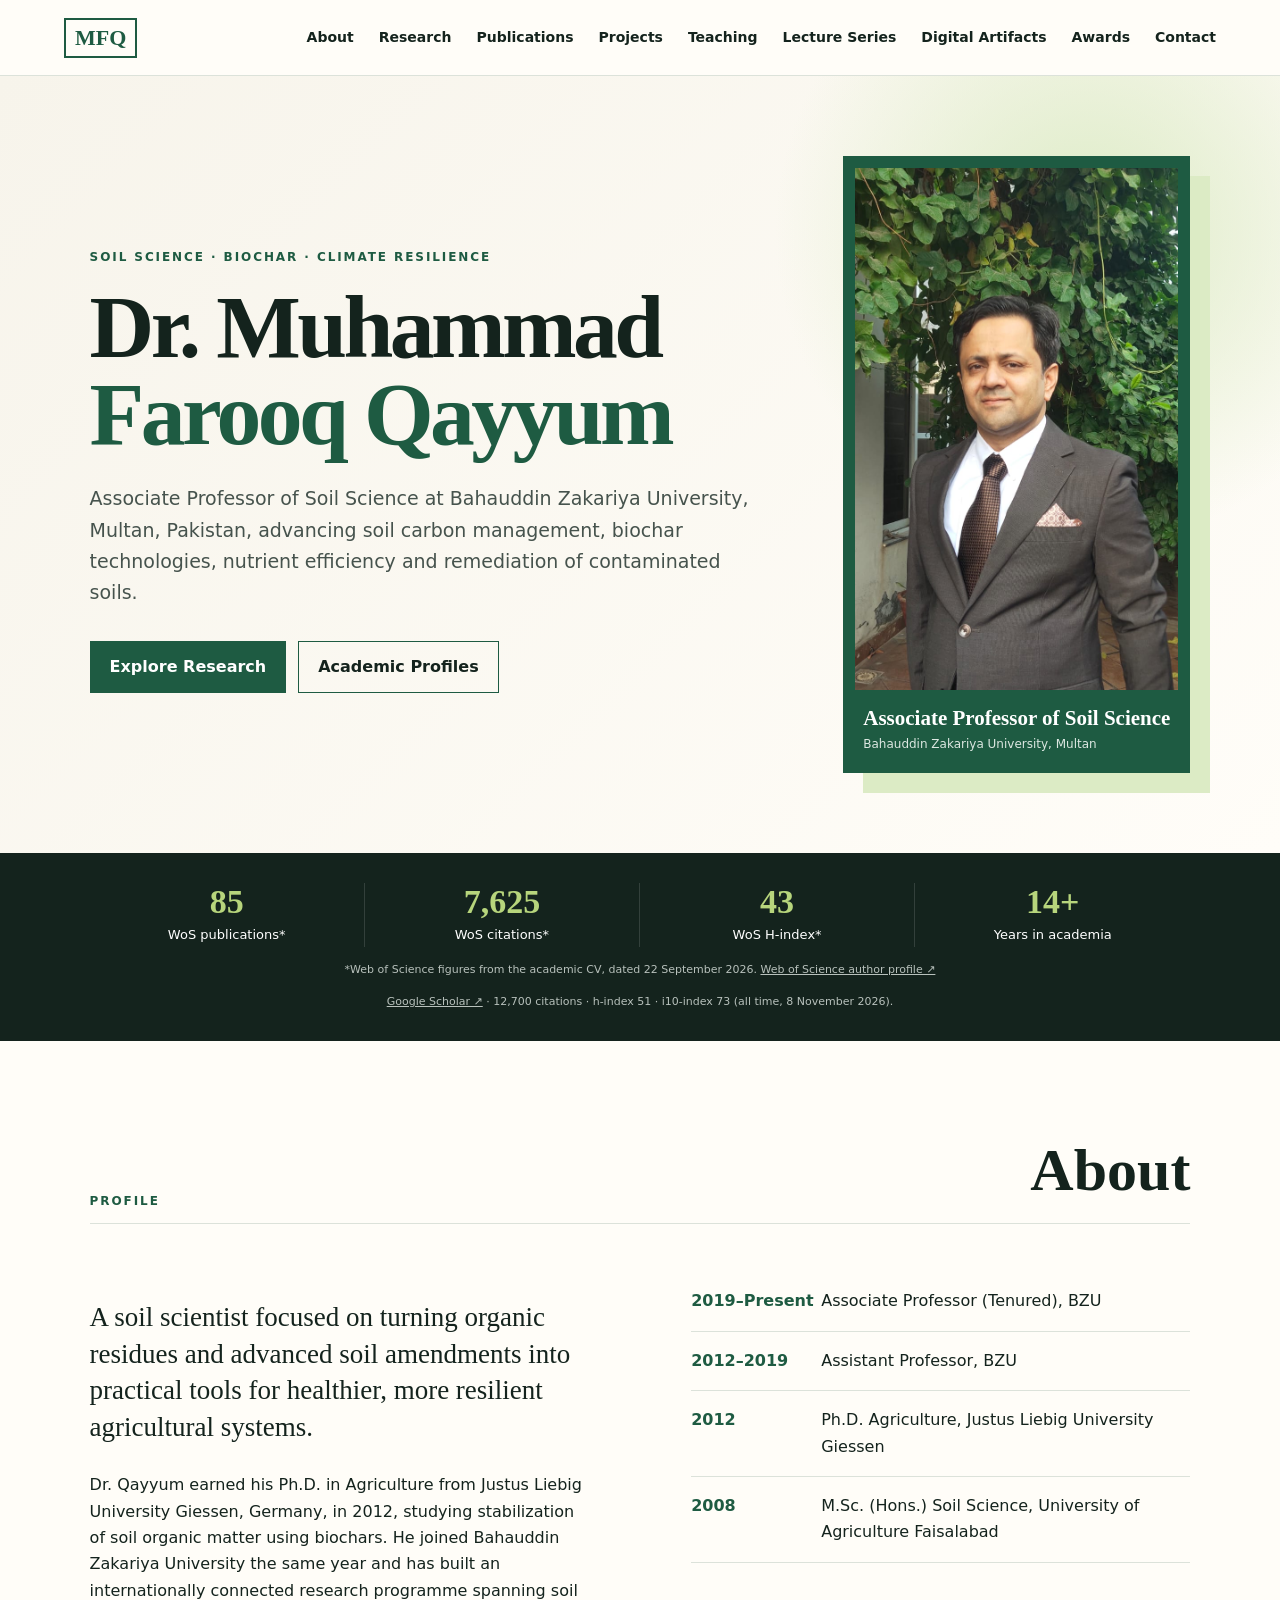
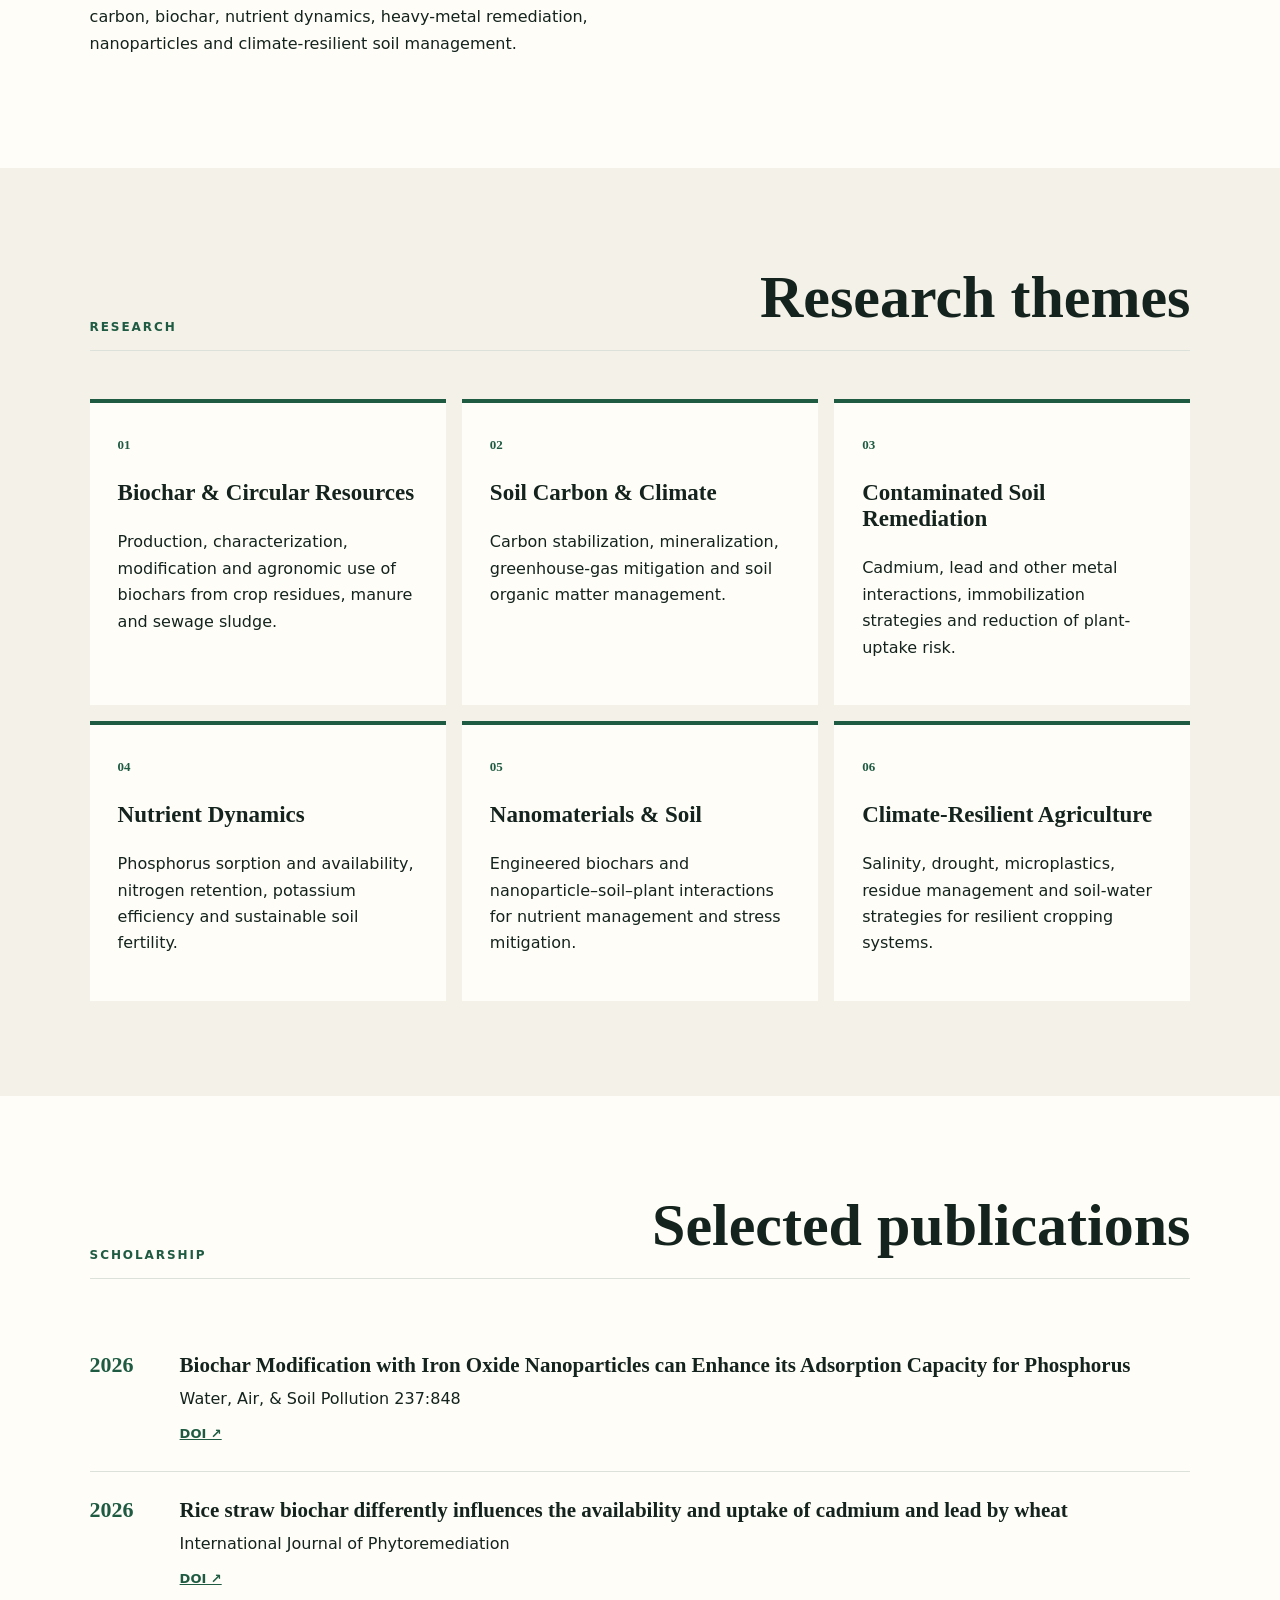
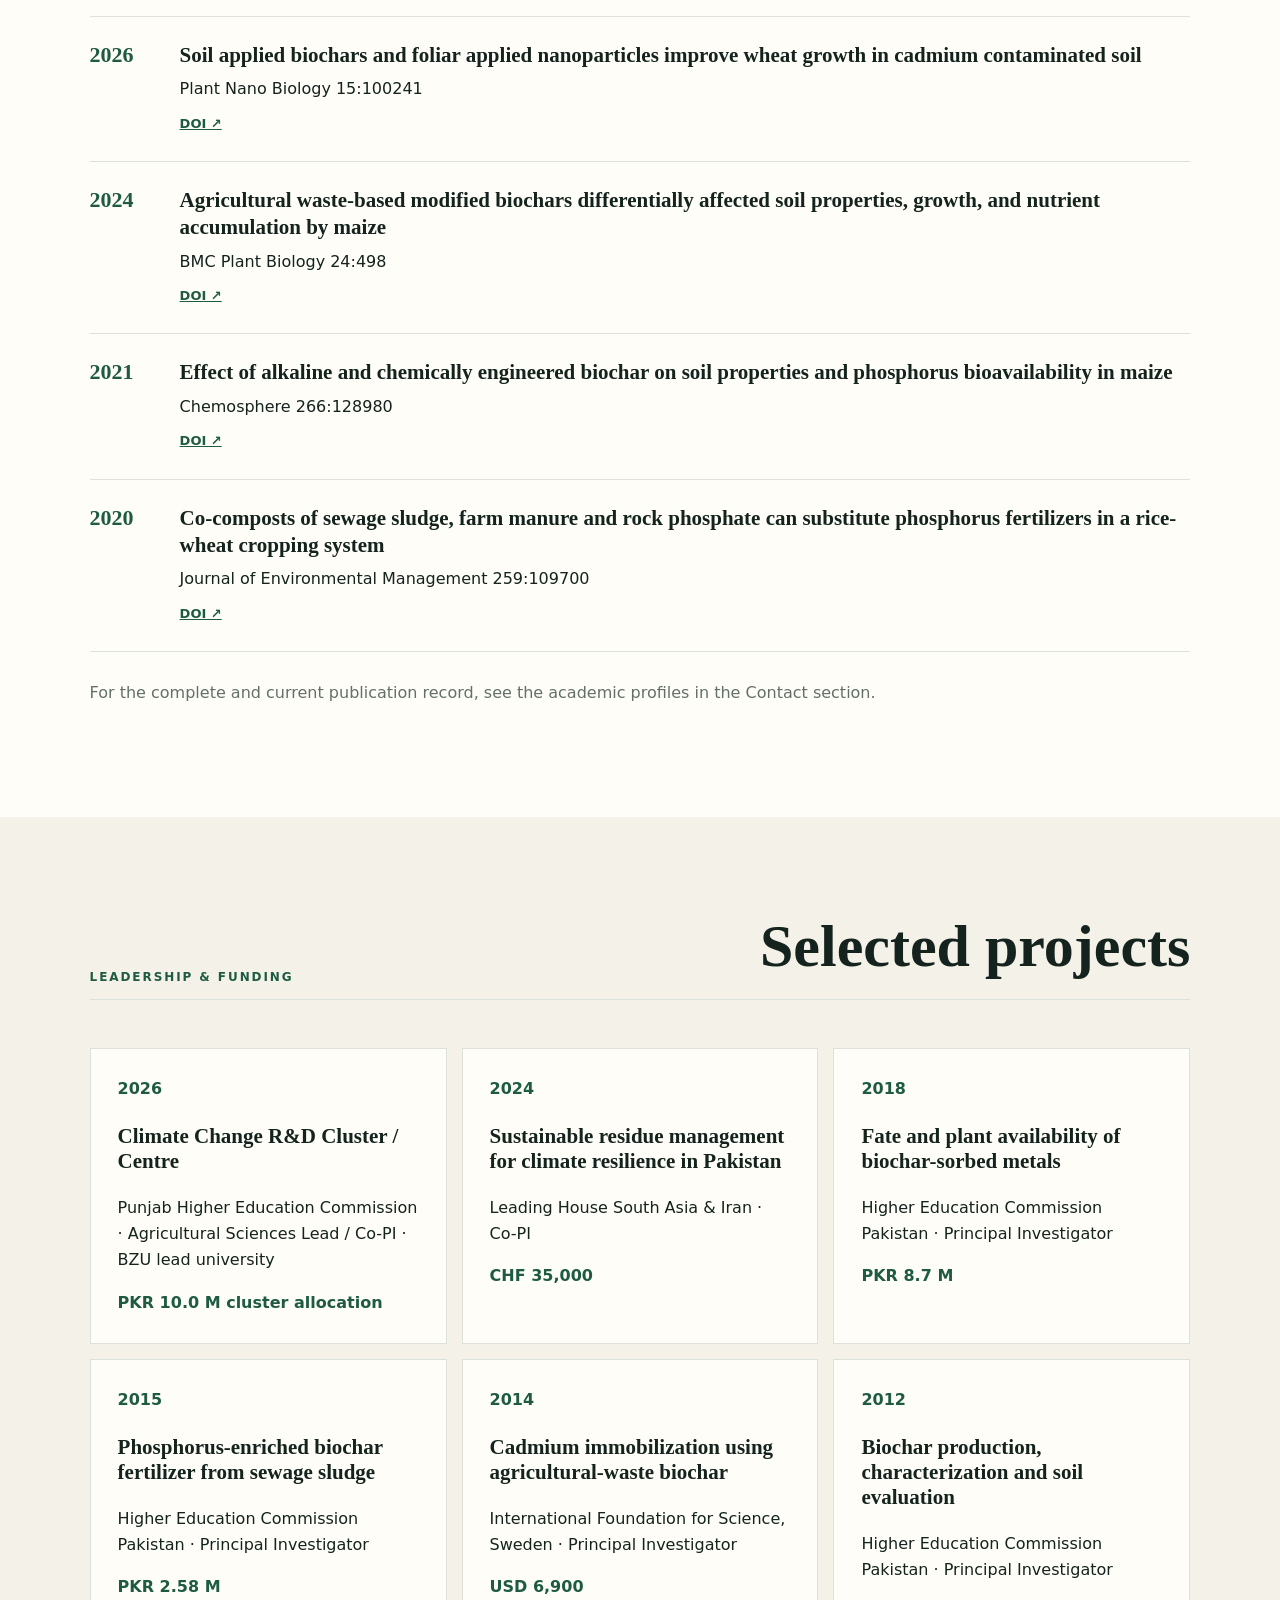
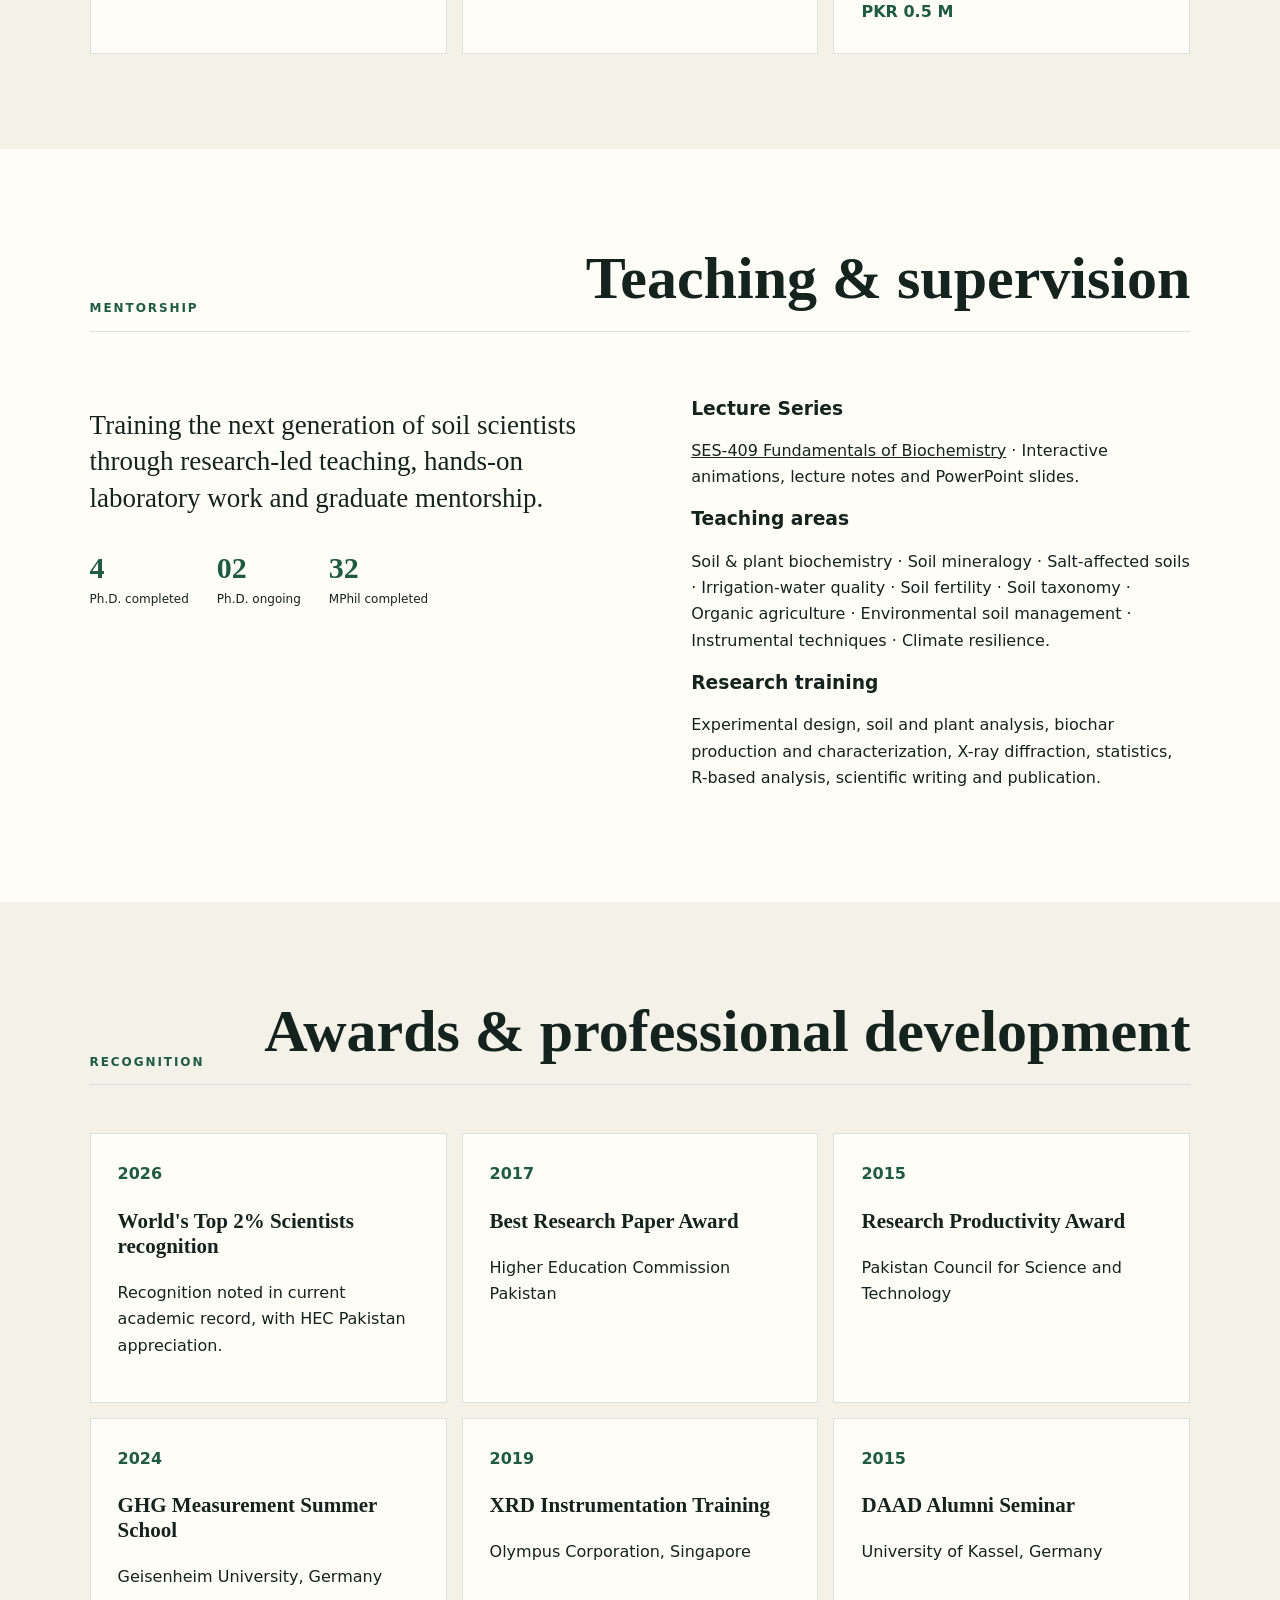
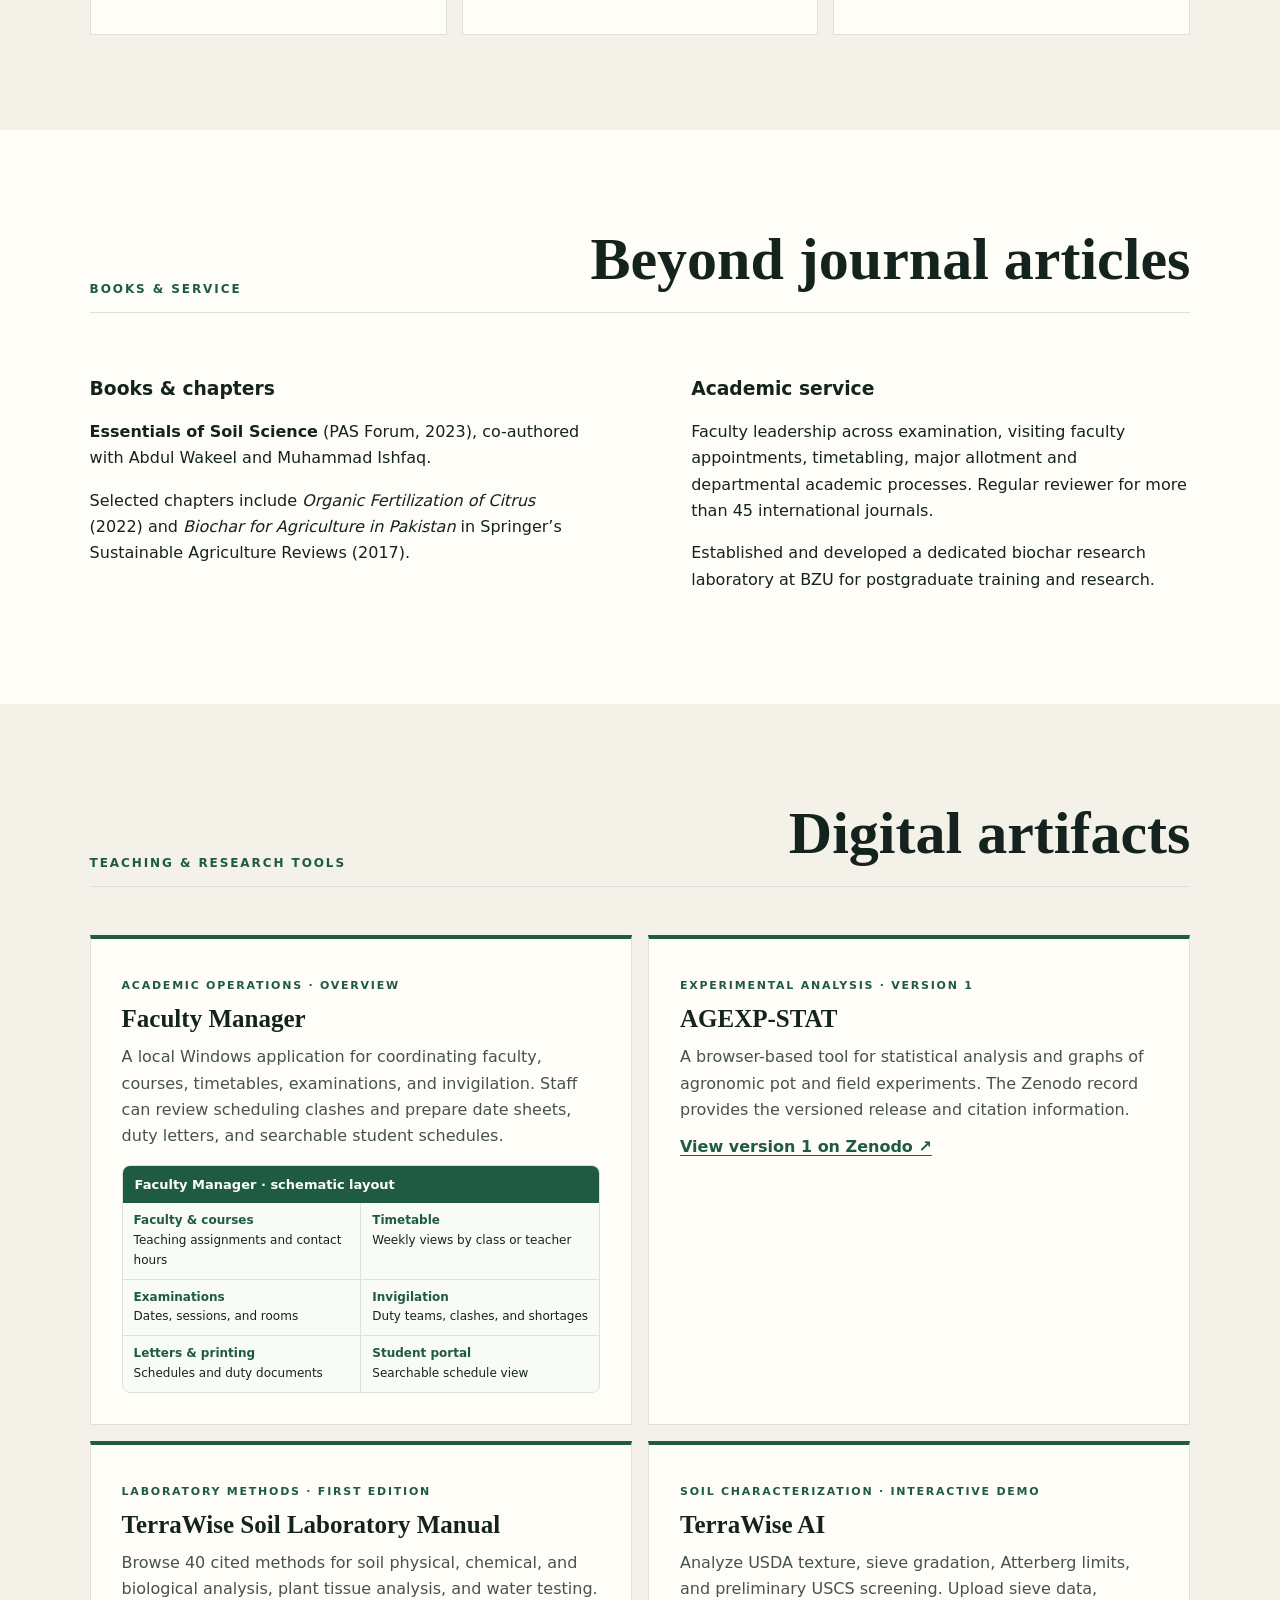
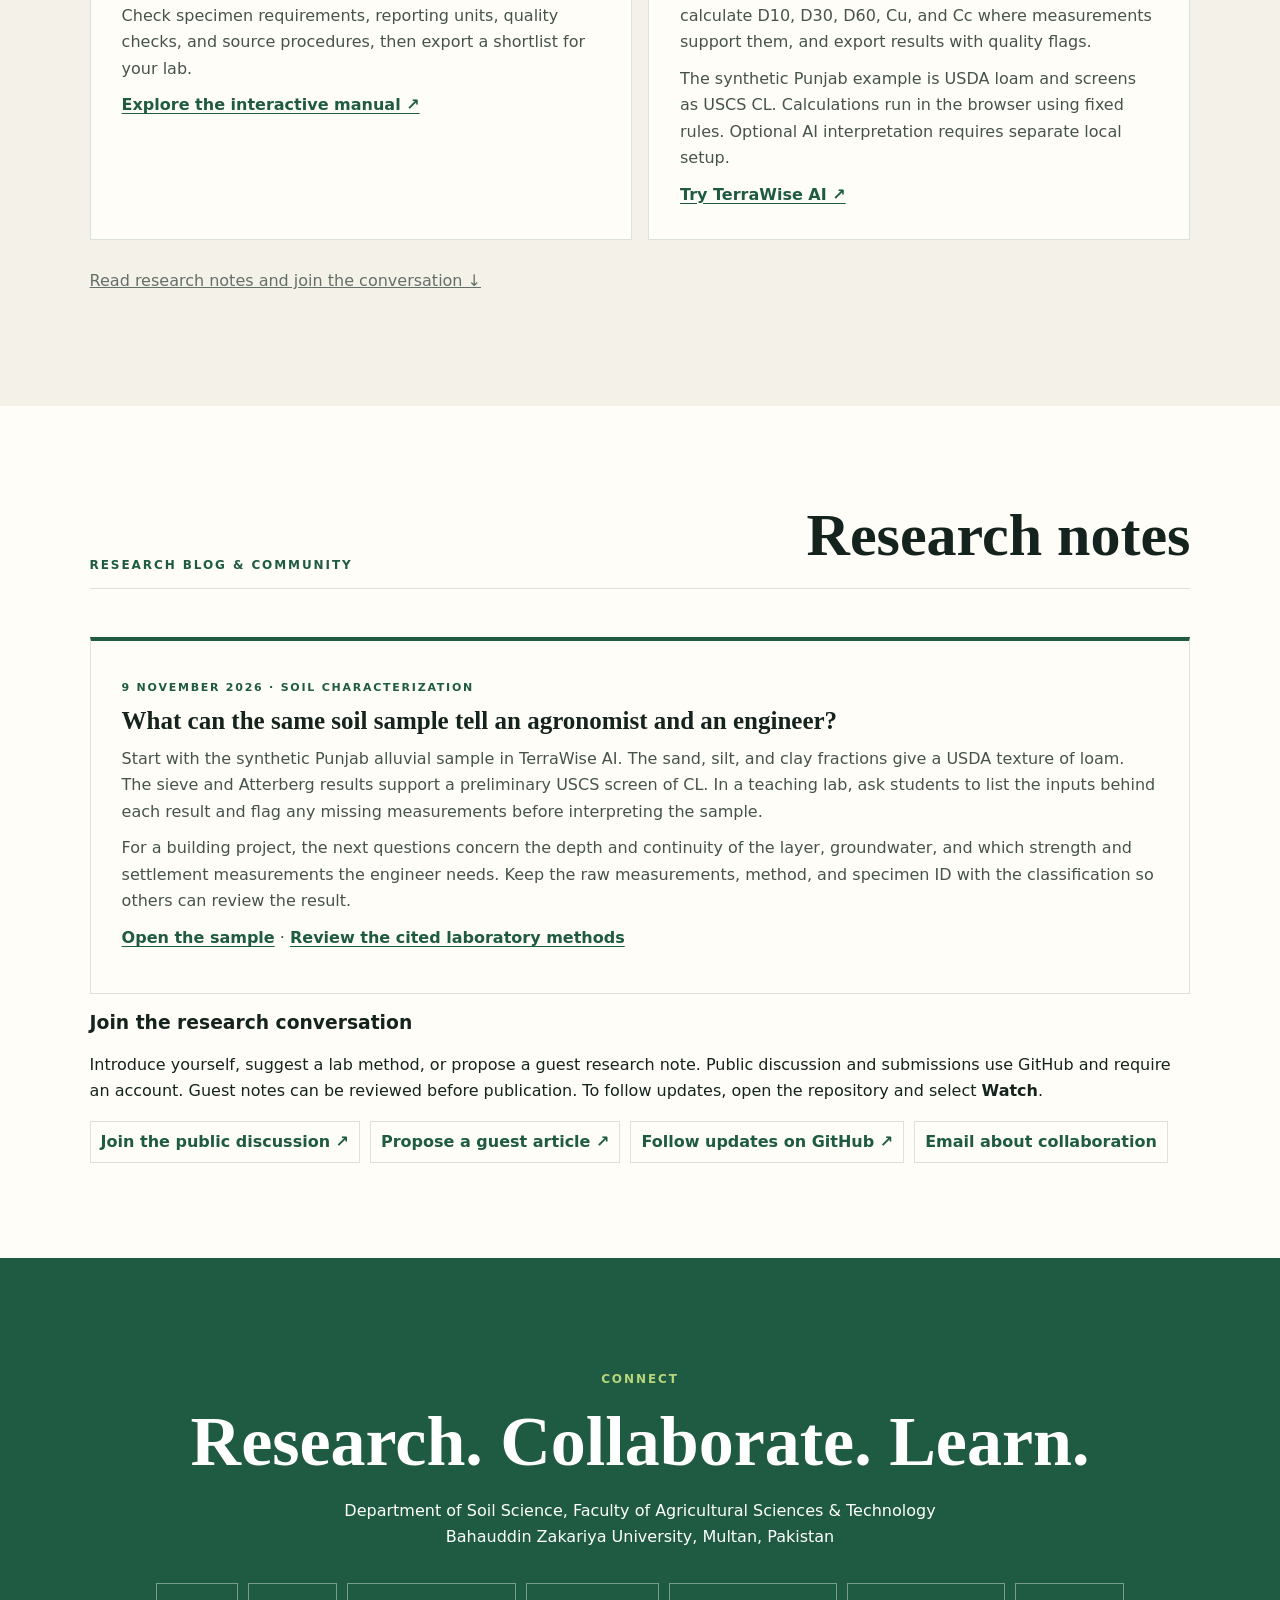
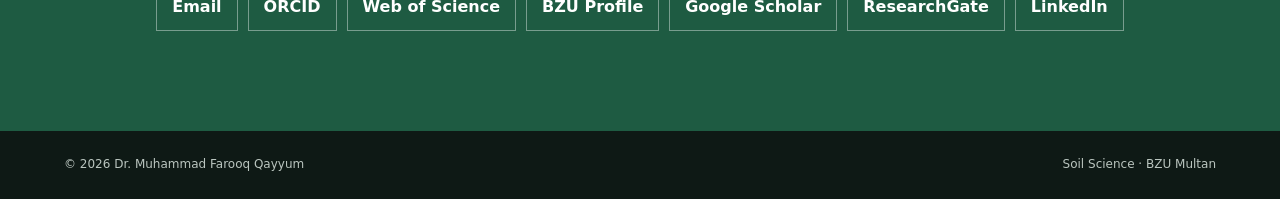
<file: index.html>
<!doctype html>
<html lang="en"><head><meta charset="utf-8"><meta name="viewport" content="width=device-width,initial-scale=1">
<meta name="description" content="Dr. Muhammad Farooq Qayyum — Associate Professor of Soil Science at Bahauddin Zakariya University, Multan. Research in biochar, soil carbon, nutrient dynamics, remediation and climate-resilient agriculture.">
<title>Dr. Muhammad Farooq Qayyum | Soil Scientist</title><link rel="stylesheet" href="assets/css/style.css"><style>
#artifacts,#research-notes{scroll-margin-top:76px}
.artifact-grid{display:grid;grid-template-columns:repeat(2,minmax(0,1fr));gap:16px}
.artifact-card,.research-note{padding:clamp(20px,3vw,31px);background:var(--paper);border:1px solid var(--line);border-top:4px solid var(--green)}
.artifact-card h3,.research-note h3{font:700 25px/1.18 Georgia,serif;margin:9px 0}
.artifact-card p,.research-note p{margin:.65em 0;color:#46534d}
.artifact-card a,.research-note a,.community-links a{color:var(--green);font-weight:750;text-underline-offset:3px}
.artifact-card .eyebrow,.research-note .eyebrow{font-size:11px;color:var(--green)}
.faculty-layout{margin:15px 0 0;border:1px solid var(--line);border-radius:8px;overflow:hidden;background:#eef3eb}
.faculty-layout figcaption{padding:8px 12px;background:var(--green);color:white;font-size:13px;font-weight:700}
.faculty-views{display:grid;grid-template-columns:repeat(2,minmax(0,1fr));gap:1px;background:var(--line)}
.faculty-views div{padding:8px 11px;background:#f9fbf6;font-size:12px}
.faculty-views b{display:block;color:var(--green)}
.community-links{display:flex;flex-wrap:wrap;gap:10px;margin-top:15px}
.community-links a{padding:7px 10px;border:1px solid var(--line);text-decoration:none}
.community-links a:hover{background:#e7efe0}
@media(max-width:650px){.artifact-grid{grid-template-columns:1fr}}
</style>
</head>
<body>
<header class="site-header"><a class="brand" href="#home">MFQ</a><button class="menu" aria-label="Toggle navigation">☰</button><nav><a href="#about">About</a><a href="#research">Research</a><a href="#publications">Publications</a><a href="#projects">Projects</a><a href="#teaching">Teaching</a><a href="lectures/">Lecture Series</a><a href="#artifacts">Digital Artifacts</a><a href="#awards">Awards</a><a href="#contact">Contact</a></nav></header>
<main>
<section id="home" class="hero"><div class="hero-copy"><p class="eyebrow">SOIL SCIENCE · BIOCHAR · CLIMATE RESILIENCE</p><h1>Dr. Muhammad<br><span>Farooq Qayyum</span></h1><p class="lead">Associate Professor of Soil Science at Bahauddin Zakariya University, Multan, Pakistan, advancing soil carbon management, biochar technologies, nutrient efficiency and remediation of contaminated soils.</p><div class="actions"><a class="btn primary" href="#research">Explore Research</a><a class="btn" href="#contact">Academic Profiles</a></div></div>
<div class="portrait-card"><div class="portrait-frame"><img src="assets/29%20sep%202026%20selection%20board%20for%20Prof%203.jpeg" alt="Dr. Muhammad Farooq Qayyum" loading="eager"></div><div class="portrait-caption"><strong>Associate Professor of Soil Science</strong><span>Bahauddin Zakariya University, Multan</span></div></div></section>
<section class="metrics"><div><strong>85</strong><span>WoS publications*</span></div><div><strong>7,625</strong><span>WoS citations*</span></div><div><strong>43</strong><span>WoS H-index*</span></div><div><strong>14+</strong><span>Years in academia</span></div><p>*Web of Science figures from the academic CV, dated 22 September 2026. <a href="https://www.webofscience.com/wos/author/rid/A-6505-2017">Web of Science author profile ↗</a></p><p><a href="https://scholar.google.com/citations?user=m-de_KMAAAAJ&amp;hl=en">Google Scholar ↗</a> · 12,700 citations · h-index 51 · i10-index 73 (all time, 8 November 2026).</p></section>
<section id="about" class="section"><div class="section-head"><p>PROFILE</p><h2>About</h2></div><div class="two-col"><div><p class="big">A soil scientist focused on turning organic residues and advanced soil amendments into practical tools for healthier, more resilient agricultural systems.</p><p>Dr. Qayyum earned his Ph.D. in Agriculture from Justus Liebig University Giessen, Germany, in 2012, studying stabilization of soil organic matter using biochars. He joined Bahauddin Zakariya University the same year and has built an internationally connected research programme spanning soil carbon, biochar, nutrient dynamics, heavy-metal remediation, nanoparticles and climate-resilient soil management.</p></div><div class="timeline"><div><b>2019–Present</b><span>Associate Professor (Tenured), BZU</span></div><div><b>2012–2019</b><span>Assistant Professor, BZU</span></div><div><b>2012</b><span>Ph.D. Agriculture, Justus Liebig University Giessen</span></div><div><b>2008</b><span>M.Sc. (Hons.) Soil Science, University of Agriculture Faisalabad</span></div></div></div></section>
<section id="research" class="section alt"><div class="section-head"><p>RESEARCH</p><h2>Research themes</h2></div><div class="cards">
<article><span>01</span><h3>Biochar & Circular Resources</h3><p>Production, characterization, modification and agronomic use of biochars from crop residues, manure and sewage sludge.</p></article>
<article><span>02</span><h3>Soil Carbon & Climate</h3><p>Carbon stabilization, mineralization, greenhouse-gas mitigation and soil organic matter management.</p></article>
<article><span>03</span><h3>Contaminated Soil Remediation</h3><p>Cadmium, lead and other metal interactions, immobilization strategies and reduction of plant-uptake risk.</p></article>
<article><span>04</span><h3>Nutrient Dynamics</h3><p>Phosphorus sorption and availability, nitrogen retention, potassium efficiency and sustainable soil fertility.</p></article>
<article><span>05</span><h3>Nanomaterials & Soil</h3><p>Engineered biochars and nanoparticle–soil–plant interactions for nutrient management and stress mitigation.</p></article>
<article><span>06</span><h3>Climate-Resilient Agriculture</h3><p>Salinity, drought, microplastics, residue management and soil-water strategies for resilient cropping systems.</p></article></div></section>
<section id="publications" class="section"><div class="section-head"><p>SCHOLARSHIP</p><h2>Selected publications</h2></div><div class="pubs">
<article><time>2026</time><div><h3>Biochar Modification with Iron Oxide Nanoparticles can Enhance its Adsorption Capacity for Phosphorus</h3><p>Water, Air, & Soil Pollution 237:848</p><a href="https://doi.org/10.1007/s11270-026-09548-4">DOI ↗</a></div></article>
<article><time>2026</time><div><h3>Rice straw biochar differently influences the availability and uptake of cadmium and lead by wheat</h3><p>International Journal of Phytoremediation</p><a href="https://doi.org/10.1080/15226514.2026.2659861">DOI ↗</a></div></article>
<article><time>2026</time><div><h3>Soil applied biochars and foliar applied nanoparticles improve wheat growth in cadmium contaminated soil</h3><p>Plant Nano Biology 15:100241</p><a href="https://doi.org/10.1016/j.plana.2025.100241">DOI ↗</a></div></article>
<article><time>2024</time><div><h3>Agricultural waste-based modified biochars differentially affected soil properties, growth, and nutrient accumulation by maize</h3><p>BMC Plant Biology 24:498</p><a href="https://doi.org/10.1186/s12870-024-05202-5">DOI ↗</a></div></article>
<article><time>2021</time><div><h3>Effect of alkaline and chemically engineered biochar on soil properties and phosphorus bioavailability in maize</h3><p>Chemosphere 266:128980</p><a href="https://doi.org/10.1016/j.chemosphere.2020.128980">DOI ↗</a></div></article>
<article><time>2020</time><div><h3>Co-composts of sewage sludge, farm manure and rock phosphate can substitute phosphorus fertilizers in a rice-wheat cropping system</h3><p>Journal of Environmental Management 259:109700</p><a href="https://doi.org/10.1016/j.jenvman.2019.109700">DOI ↗</a></div></article>
</div><p class="more">For the complete and current publication record, see the academic profiles in the Contact section.</p></section>
<section id="projects" class="section alt"><div class="section-head"><p>LEADERSHIP & FUNDING</p><h2>Selected projects</h2></div><div class="projects">
<div><b>2026</b><h3>Climate Change R&D Cluster / Centre</h3><p>Punjab Higher Education Commission · Agricultural Sciences Lead / Co-PI · BZU lead university</p><strong>PKR 10.0 M cluster allocation</strong></div>
<div><b>2024</b><h3>Sustainable residue management for climate resilience in Pakistan</h3><p>Leading House South Asia & Iran · Co-PI</p><strong>CHF 35,000</strong></div>
<div><b>2018</b><h3>Fate and plant availability of biochar-sorbed metals</h3><p>Higher Education Commission Pakistan · Principal Investigator</p><strong>PKR 8.7 M</strong></div>
<div><b>2015</b><h3>Phosphorus-enriched biochar fertilizer from sewage sludge</h3><p>Higher Education Commission Pakistan · Principal Investigator</p><strong>PKR 2.58 M</strong></div>
<div><b>2014</b><h3>Cadmium immobilization using agricultural-waste biochar</h3><p>International Foundation for Science, Sweden · Principal Investigator</p><strong>USD 6,900</strong></div>
<div><b>2012</b><h3>Biochar production, characterization and soil evaluation</h3><p>Higher Education Commission Pakistan · Principal Investigator</p><strong>PKR 0.5 M</strong></div></div></section>
<section id="teaching" class="section"><div class="section-head"><p>MENTORSHIP</p><h2>Teaching & supervision</h2></div><div class="two-col"><div><p class="big">Training the next generation of soil scientists through research-led teaching, hands-on laboratory work and graduate mentorship.</p><div class="mini-metrics"><div><strong>4</strong><span>Ph.D. completed</span></div><div><strong>02</strong><span>Ph.D. ongoing</span></div><div><strong>32</strong><span>MPhil completed</span></div></div></div><div><h3>Lecture Series</h3><p><a href="lectures/">SES-409 Fundamentals of Biochemistry</a> · Interactive animations, lecture notes and PowerPoint slides.</p><h3>Teaching areas</h3><p>Soil & plant biochemistry · Soil mineralogy · Salt-affected soils · Irrigation-water quality · Soil fertility · Soil taxonomy · Organic agriculture · Environmental soil management · Instrumental techniques · Climate resilience.</p><h3>Research training</h3><p>Experimental design, soil and plant analysis, biochar production and characterization, X-ray diffraction, statistics, R-based analysis, scientific writing and publication.</p></div></div></section>
<section id="awards" class="section alt"><div class="section-head"><p>RECOGNITION</p><h2>Awards & professional development</h2></div><div class="awards"><div><b>2026</b><h3>World's Top 2% Scientists recognition</h3><p>Recognition noted in current academic record, with HEC Pakistan appreciation.</p></div><div><b>2017</b><h3>Best Research Paper Award</h3><p>Higher Education Commission Pakistan</p></div><div><b>2015</b><h3>Research Productivity Award</h3><p>Pakistan Council for Science and Technology</p></div><div><b>2024</b><h3>GHG Measurement Summer School</h3><p>Geisenheim University, Germany</p></div><div><b>2019</b><h3>XRD Instrumentation Training</h3><p>Olympus Corporation, Singapore</p></div><div><b>2015</b><h3>DAAD Alumni Seminar</h3><p>University of Kassel, Germany</p></div></div></section>
<section class="section"><div class="section-head"><p>BOOKS & SERVICE</p><h2>Beyond journal articles</h2></div><div class="two-col"><div><h3>Books & chapters</h3><p><b>Essentials of Soil Science</b> (PAS Forum, 2023), co-authored with Abdul Wakeel and Muhammad Ishfaq.</p><p>Selected chapters include <i>Organic Fertilization of Citrus</i> (2022) and <i>Biochar for Agriculture in Pakistan</i> in Springer’s Sustainable Agriculture Reviews (2017).</p></div><div><h3>Academic service</h3><p>Faculty leadership across examination, visiting faculty appointments, timetabling, major allotment and departmental academic processes. Regular reviewer for more than 45 international journals.</p><p>Established and developed a dedicated biochar research laboratory at BZU for postgraduate training and research.</p></div></div></section>
<section id="artifacts" class="section alt" aria-labelledby="artifacts-title">
<div class="section-head"><p>TEACHING &amp; RESEARCH TOOLS</p><h2 id="artifacts-title">Digital artifacts</h2></div>
<div class="artifact-grid"><article class="artifact-card"><p class="eyebrow">ACADEMIC OPERATIONS · OVERVIEW</p><h3>Faculty Manager</h3><p>A local Windows application for coordinating faculty, courses, timetables, examinations, and invigilation. Staff can review scheduling clashes and prepare date sheets, duty letters, and searchable student schedules.</p><figure class="faculty-layout"><figcaption>Faculty Manager · schematic layout</figcaption><div class="faculty-views"><div><b>Faculty &amp; courses</b>Teaching assignments and contact hours</div><div><b>Timetable</b>Weekly views by class or teacher</div><div><b>Examinations</b>Dates, sessions, and rooms</div><div><b>Invigilation</b>Duty teams, clashes, and shortages</div><div><b>Letters &amp; printing</b>Schedules and duty documents</div><div><b>Student portal</b>Searchable schedule view</div></div></figure></article>
<article class="artifact-card"><p class="eyebrow">EXPERIMENTAL ANALYSIS · VERSION 1</p><h3>AGEXP-STAT</h3><p>A browser-based tool for statistical analysis and graphs of agronomic pot and field experiments. The Zenodo record provides the versioned release and citation information.</p><a href="https://zenodo.org/records/23936901">View version 1 on Zenodo ↗</a></article>
<article class="artifact-card"><p class="eyebrow">LABORATORY METHODS · FIRST EDITION</p><h3>TerraWise Soil Laboratory Manual</h3><p>Browse 40 cited methods for soil physical, chemical, and biological analysis, plant tissue analysis, and water testing. Check specimen requirements, reporting units, quality checks, and source procedures, then export a shortlist for your lab.</p><a href="https://soilscientist70-crypto.github.io/terrawise-ai/lab-manual/">Explore the interactive manual ↗</a></article>
<article class="artifact-card"><p class="eyebrow">SOIL CHARACTERIZATION · INTERACTIVE DEMO</p><h3>TerraWise AI</h3><p>Analyze USDA texture, sieve gradation, Atterberg limits, and preliminary USCS screening. Upload sieve data, calculate D10, D30, D60, Cu, and Cc where measurements support them, and export results with quality flags.</p><p>The synthetic Punjab example is USDA loam and screens as USCS CL. Calculations run in the browser using fixed rules. Optional AI interpretation requires separate local setup.</p><a href="https://soilscientist70-crypto.github.io/terrawise-ai/">Try TerraWise AI ↗</a></article></div>
<p class="more"><a href="#research-notes">Read research notes and join the conversation ↓</a></p>
</section>
<section id="research-notes" class="section" aria-labelledby="notes-title">
<div class="section-head"><p>RESEARCH BLOG &amp; COMMUNITY</p><h2 id="notes-title">Research notes</h2></div>
<article class="research-note">
<p class="eyebrow"><time datetime="2026-11-09">9 NOVEMBER 2026</time> · SOIL CHARACTERIZATION</p>
<h3>What can the same soil sample tell an agronomist and an engineer?</h3>
<p>Start with the synthetic Punjab alluvial sample in TerraWise AI. The sand, silt, and clay fractions give a USDA texture of loam. The sieve and Atterberg results support a preliminary USCS screen of CL. In a teaching lab, ask students to list the inputs behind each result and flag any missing measurements before interpreting the sample.</p>
<p>For a building project, the next questions concern the depth and continuity of the layer, groundwater, and which strength and settlement measurements the engineer needs. Keep the raw measurements, method, and specimen ID with the classification so others can review the result.</p>
<p><a href="https://soilscientist70-crypto.github.io/terrawise-ai/">Open the sample</a> · <a href="https://soilscientist70-crypto.github.io/terrawise-ai/lab-manual/">Review the cited laboratory methods</a></p>
</article>
<h3>Join the research conversation</h3>
<p>Introduce yourself, suggest a lab method, or propose a guest research note. Public discussion and submissions use GitHub and require an account. Guest notes can be reviewed before publication. To follow updates, open the repository and select <strong>Watch</strong>.</p>
<div class="community-links"><a href="https://github.com/soilscientist70-crypto/farooq-qayyum-academic-website/issues/1">Join the public discussion ↗</a><a href="https://github.com/soilscientist70-crypto/farooq-qayyum-academic-website/issues/new?title=Guest%20research%20note%3A%20&amp;body=Working%20title%3A%0A%0AShort%20summary%3A%0A%0AAuthor%20and%20affiliation%3A%0A%0ASupporting%20sources%3A%0A%0APlease%20share%20only%20material%20you%20are%20authorized%20to%20make%20public.">Propose a guest article ↗</a><a href="https://github.com/soilscientist70-crypto/farooq-qayyum-academic-website">Follow updates on GitHub ↗</a><a href="mailto:farooq.qayyum@bzu.edu.pk?subject=Research%20collaboration">Email about collaboration</a></div>
</section>
<section id="contact" class="contact"><p class="eyebrow">CONNECT</p><h2>Research. Collaborate. Learn.</h2><p>Department of Soil Science, Faculty of Agricultural Sciences & Technology<br>Bahauddin Zakariya University, Multan, Pakistan</p><div class="profile-links"><a href="mailto:farooq.qayyum@bzu.edu.pk">Email</a><a href="https://orcid.org/0000-0002-5976-9880">ORCID</a><a href="https://www.webofscience.com/wos/author/rid/A-6505-2017">Web of Science</a><a href="https://bzu.edu.pk/view_faculty.php?deptID=56&facultyID=122">BZU Profile</a><a href="https://scholar.google.com/citations?user=m-de_KMAAAAJ&amp;hl=en">Google Scholar</a><a href="https://www.researchgate.net/profile/Muhammad-Qayyum-6">ResearchGate</a><a href="https://www.linkedin.com/in/muhammad-farooq-qayyum/">LinkedIn</a></div></section>
</main><footer><span>© <span id="year"></span> Dr. Muhammad Farooq Qayyum</span><span>Soil Science · BZU Multan</span></footer><script src="assets/js/main.js"></script></body></html>
</file>
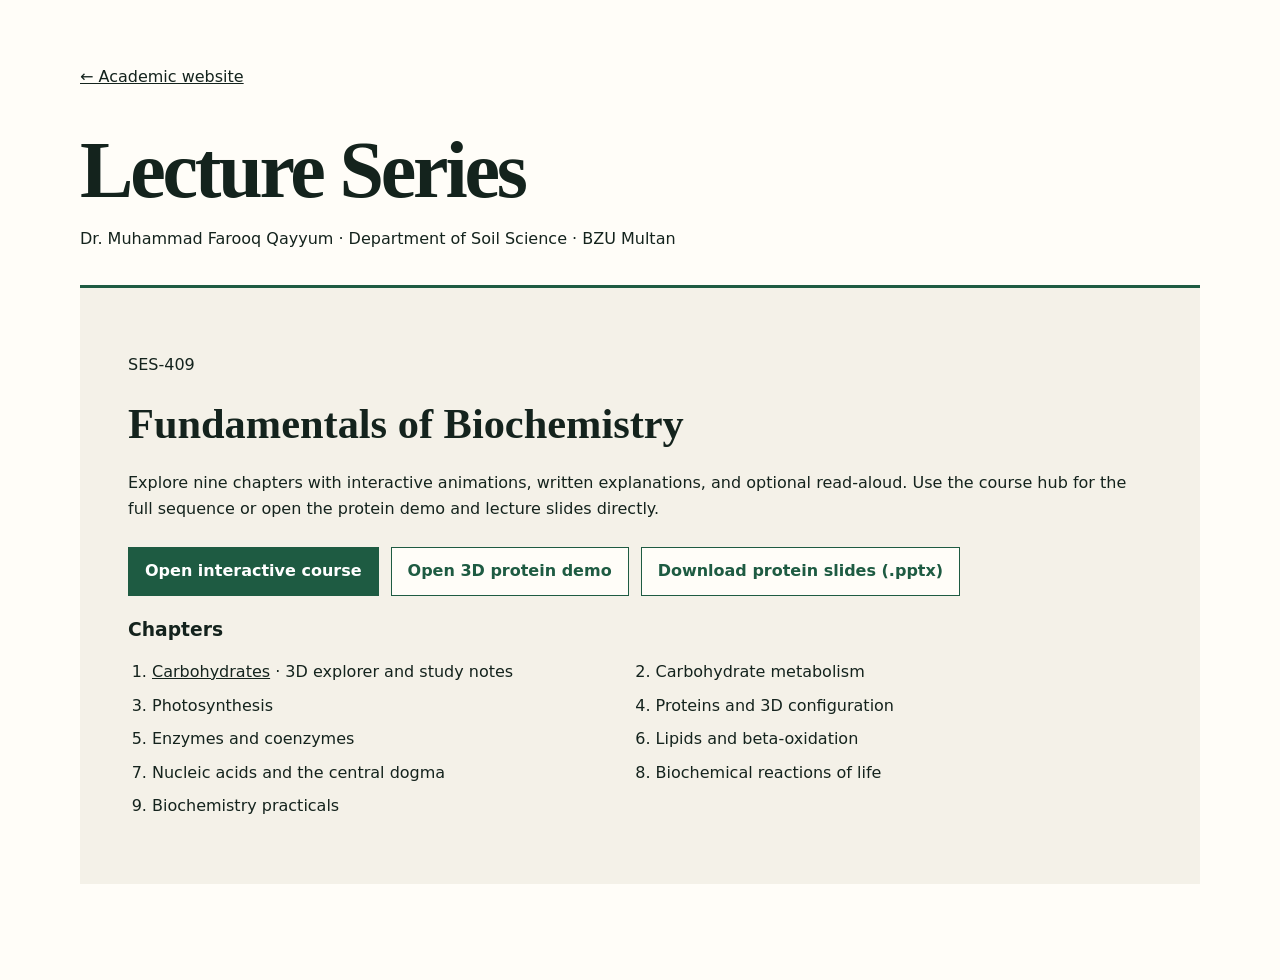
<file: lectures/index.html>
<!doctype html>
<html lang="en">
<head>
<meta charset="utf-8">
<meta name="viewport" content="width=device-width,initial-scale=1">
<meta name="description" content="Interactive biochemistry course materials by Dr. Muhammad Farooq Qayyum at BZU Multan.">
<title>Lecture Series | Dr. Muhammad Farooq Qayyum</title>
<link rel="stylesheet" href="../assets/css/style.css">
<style>
main{max-width:78rem;margin:auto;padding:clamp(1.25rem,5vw,4rem)}
h1{font:700 clamp(2.5rem,7vw,5rem)/1 Georgia,serif;margin:.5em 0 .2em}
h2{font:700 clamp(1.65rem,4vw,2.65rem)/1.16 Georgia,serif;margin:.5em 0}
.course{border-top:3px solid var(--green);background:var(--cream);padding:clamp(1.25rem,4vw,3rem);margin:2rem 0}
.actions{display:flex;flex-wrap:wrap;gap:.75rem;margin:1.5rem 0}
.actions a,.actions button{font:inherit;font-weight:700;padding:.65rem 1rem;border:1px solid var(--green);background:var(--paper);color:var(--green);cursor:pointer;text-decoration:none}
.actions a:first-child{background:var(--green);color:white}
.actions a:focus-visible,.actions button:focus-visible{outline:3px solid var(--ink);outline-offset:3px}
ol{padding-left:1.5rem;display:grid;gap:.45rem;grid-template-columns:repeat(2,minmax(0,1fr))}
footer{margin-top:2rem;color:var(--muted)}
@media(max-width:600px){ol{grid-template-columns:1fr}}
</style>
<script src="biochemistry/protein-slides.js" defer></script>
</head>
<body>
<main>
<a href="../index.html#teaching">← Academic website</a>
<h1>Lecture Series</h1>
<p>Dr. Muhammad Farooq Qayyum · Department of Soil Science · BZU Multan</p>
<article class="course" aria-labelledby="course-title">
<p>SES-409</p>
<h2 id="course-title">Fundamentals of Biochemistry</h2>
<p>Explore nine chapters with interactive animations, written explanations, and optional read-aloud. Use the course hub for the full sequence or open the protein demo and lecture slides directly.</p>
<div class="actions">
<a href="biochemistry/index.html">Open interactive course</a>
<a href="biochemistry/protein-3d.html">Open 3D protein demo</a>
<button type="button" id="download-protein-slides" disabled>Download protein slides (.pptx)</button>
</div>
<h3>Chapters</h3>
<ol>
<li><a href="biochemistry/carbohydrates-3d.html">Carbohydrates</a> · 3D explorer and study notes</li><li>Carbohydrate metabolism</li><li>Photosynthesis</li>
<li>Proteins and 3D configuration</li><li>Enzymes and coenzymes</li><li>Lipids and beta-oxidation</li>
<li>Nucleic acids and the central dogma</li><li>Biochemical reactions of life</li><li>Biochemistry practicals</li>
</ol>
</article>
</main>
</body>
</html>
</file>
<file: assets/css/style.css>
:root{--ink:#14231d;--green:#1e5b42;--lime:#b7d57c;--cream:#f4f1e8;--paper:#fffdf8;--muted:#637069;--line:#dce2da}*{box-sizing:border-box}html{scroll-behavior:smooth}body{margin:0;background:var(--paper);color:var(--ink);font-family:Inter,ui-sans-serif,system-ui,-apple-system,"Segoe UI",sans-serif;line-height:1.65}a{color:inherit}.site-header{height:76px;padding:0 max(5vw,24px);display:flex;align-items:center;justify-content:space-between;position:sticky;top:0;background:rgba(255,253,248,.94);backdrop-filter:blur(12px);z-index:20;border-bottom:1px solid var(--line)}.brand{font:800 22px Georgia,serif;text-decoration:none;color:var(--green);border:2px solid var(--green);padding:5px 9px}.site-header nav{display:flex;gap:25px}.site-header nav a{text-decoration:none;font-size:14px;font-weight:650}.menu{display:none;border:0;background:none;font-size:24px}.hero{min-height:76vh;display:grid;grid-template-columns:1.45fr .8fr;gap:6vw;align-items:center;padding:80px max(7vw,28px);background:radial-gradient(circle at 85% 20%,#dcebc5 0,transparent 25%),linear-gradient(135deg,#f7f4eb,#fffdf8)}.eyebrow,.section-head p{letter-spacing:.16em;font-size:12px;font-weight:800;color:var(--green)}h1,h2,h3{line-height:1.1}h1{font:700 clamp(48px,7vw,92px)/.98 Georgia,serif;margin:15px 0 25px;letter-spacing:-.04em}h1 span{color:var(--green)}.lead{font-size:19px;max-width:760px;color:#46534d}.actions{display:flex;gap:12px;margin-top:32px}.btn{padding:12px 19px;border:1px solid var(--green);text-decoration:none;font-weight:700}.btn.primary{background:var(--green);color:white}.portrait-card{max-width:440px;justify-self:end;background:var(--green);padding:12px 12px 18px;box-shadow:20px 20px 0 #dcebc5}.portrait-frame{height:min(58vh,570px);min-height:430px;overflow:hidden;background:#dcebc5}.portrait-frame img{width:100%;height:100%;object-fit:cover;object-position:50% 26%;display:block}.portrait-caption{display:flex;flex-direction:column;padding:16px 8px 0;color:white}.portrait-caption strong{font:700 21px Georgia,serif}.portrait-caption span{font-size:12px;color:#dce7e1;margin-top:4px}.metrics{display:grid;grid-template-columns:repeat(4,1fr);padding:30px max(7vw,28px);background:var(--ink);color:white;text-align:center}.metrics div{border-right:1px solid #ffffff22}.metrics div:nth-child(4){border:0}.metrics strong{display:block;font:700 34px Georgia,serif;color:var(--lime)}.metrics span{font-size:13px}.metrics p{grid-column:1/-1;margin:14px 0 0;font-size:11px;color:#b8c1bc}.section{padding:95px max(7vw,28px)}.section.alt{background:var(--cream)}.section-head{display:flex;align-items:end;justify-content:space-between;border-bottom:1px solid var(--line);margin-bottom:48px}.section-head h2{font:700 clamp(38px,5vw,60px) Georgia,serif;margin:0 0 18px}.two-col{display:grid;grid-template-columns:1fr 1fr;gap:8vw}.big{font:400 27px/1.35 Georgia,serif}.timeline div{display:grid;grid-template-columns:130px 1fr;padding:16px 0;border-bottom:1px solid var(--line)}.timeline b{color:var(--green)}.cards{display:grid;grid-template-columns:repeat(3,1fr);gap:16px}.cards article{background:var(--paper);padding:28px;border-top:4px solid var(--green)}.cards article span{font:700 13px Georgia;color:var(--green)}.cards h3{font:700 23px Georgia,serif}.pubs article{display:grid;grid-template-columns:90px 1fr;padding:25px 0;border-bottom:1px solid var(--line)}.pubs time{font:700 22px Georgia,serif;color:var(--green)}.pubs h3{margin:0;font:700 21px/1.3 Georgia,serif}.pubs p{margin:7px 0}.pubs a{font-size:13px;font-weight:800;color:var(--green)}.more{margin-top:28px;color:var(--muted)}.projects,.awards{display:grid;grid-template-columns:repeat(3,1fr);gap:15px}.projects>div,.awards>div{background:var(--paper);padding:27px;border:1px solid var(--line)}.projects b,.awards b{color:var(--green)}.projects h3,.awards h3{font:700 21px Georgia,serif}.projects strong{color:var(--green)}.mini-metrics{display:flex;gap:28px;margin-top:35px}.mini-metrics strong{display:block;font:700 30px Georgia,serif;color:var(--green)}.mini-metrics span{font-size:12px}.contact{padding:100px max(7vw,28px);background:var(--green);color:white;text-align:center}.contact .eyebrow{color:var(--lime)}.contact h2{font:700 clamp(42px,6vw,70px) Georgia,serif;margin:12px}.profile-links{display:flex;justify-content:center;flex-wrap:wrap;gap:10px;margin-top:32px}.profile-links a{border:1px solid #ffffff66;padding:10px 15px;text-decoration:none;font-weight:700}.profile-links a:hover{background:white;color:var(--green)}footer{display:flex;justify-content:space-between;padding:24px max(5vw,24px);font-size:12px;background:#0e1915;color:#bac5bf}@media(max-width:850px){.site-header nav{display:none;position:absolute;top:76px;left:0;right:0;background:var(--paper);padding:25px;flex-direction:column;border-bottom:1px solid var(--line)}.site-header nav.open{display:flex}.menu{display:block}.hero,.two-col{grid-template-columns:1fr}.hero{padding-top:50px}.portrait-card{justify-self:start;box-shadow:10px 10px 0 #dcebc5;max-width:420px}.portrait-frame{height:520px}.metrics{grid-template-columns:1fr 1fr;gap:25px}.metrics div{border:0}.cards,.projects,.awards{grid-template-columns:1fr 1fr}}@media(max-width:560px){.portrait-frame{height:430px;min-height:0}.portrait-card{width:calc(100% - 10px)}.cards,.projects,.awards{grid-template-columns:1fr}.pubs article{grid-template-columns:1fr}.mini-metrics{flex-wrap:wrap}footer{flex-direction:column;gap:5px}}
</file>
